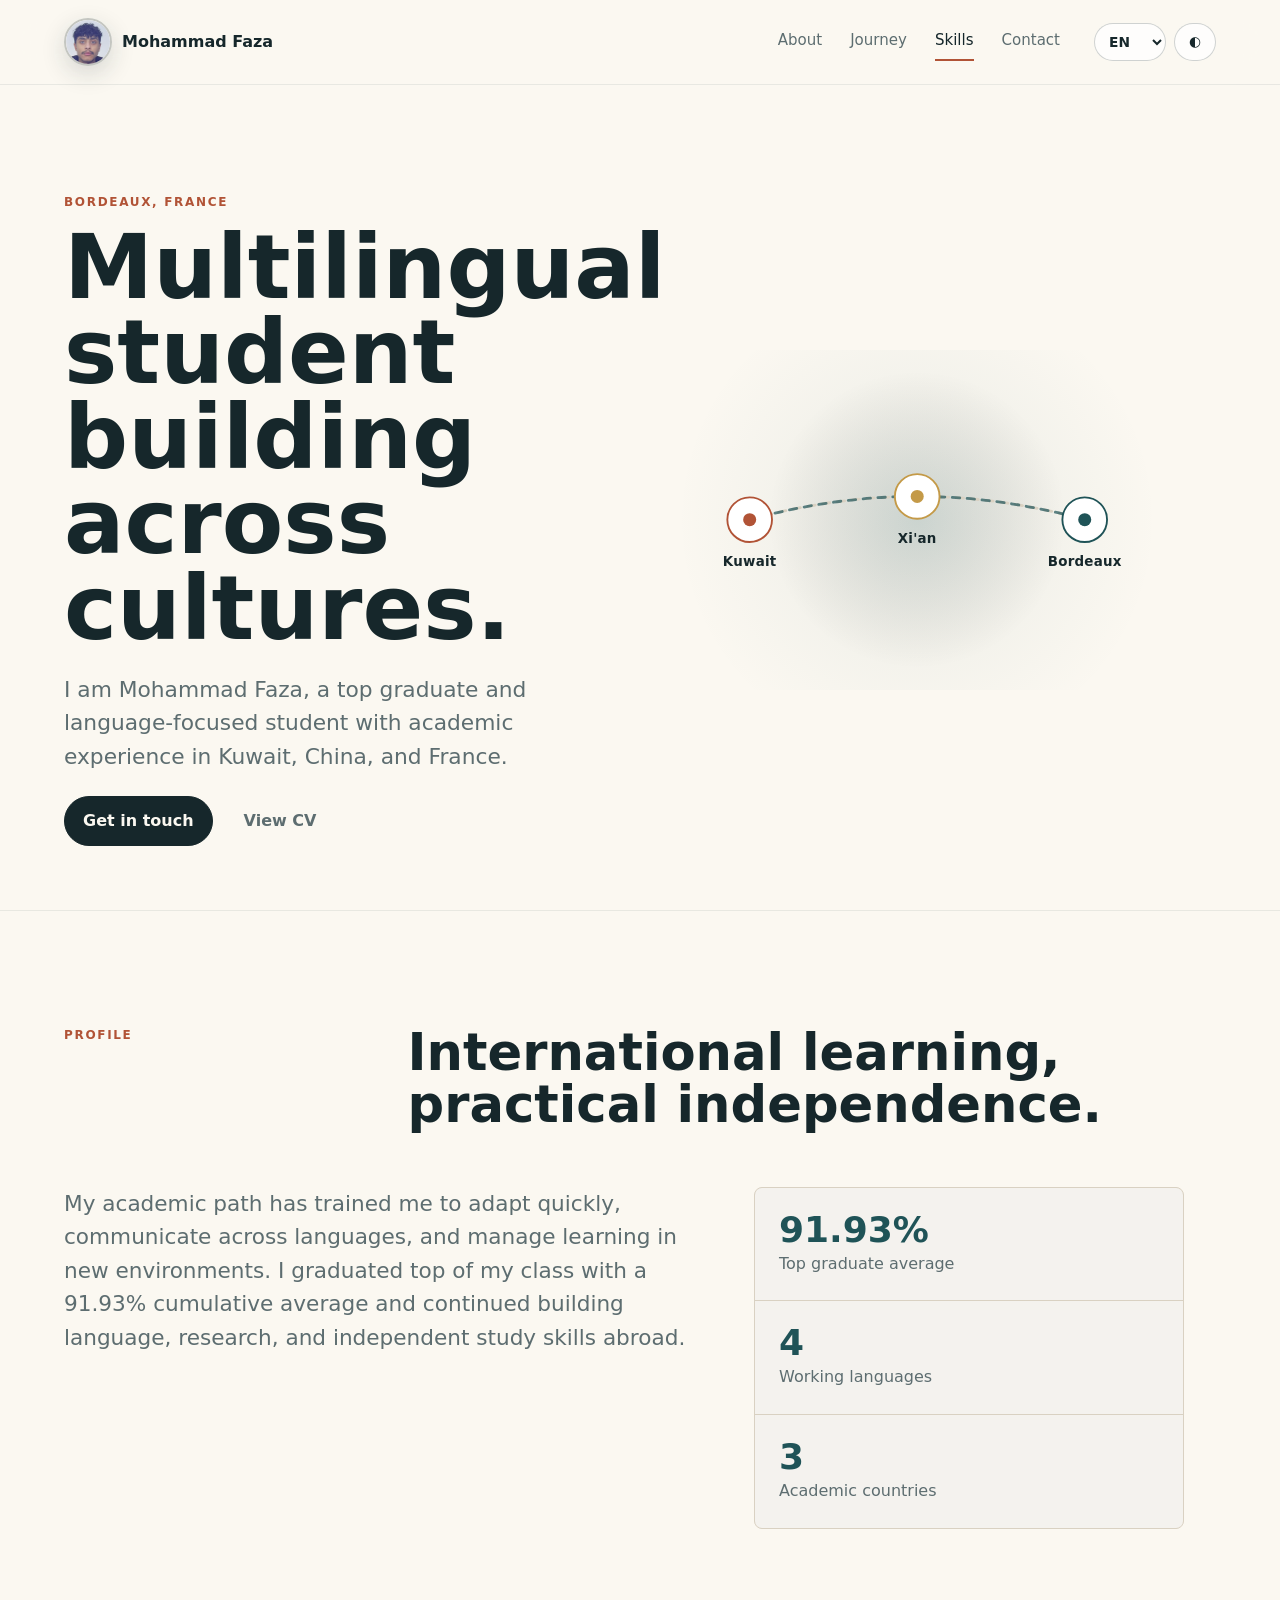
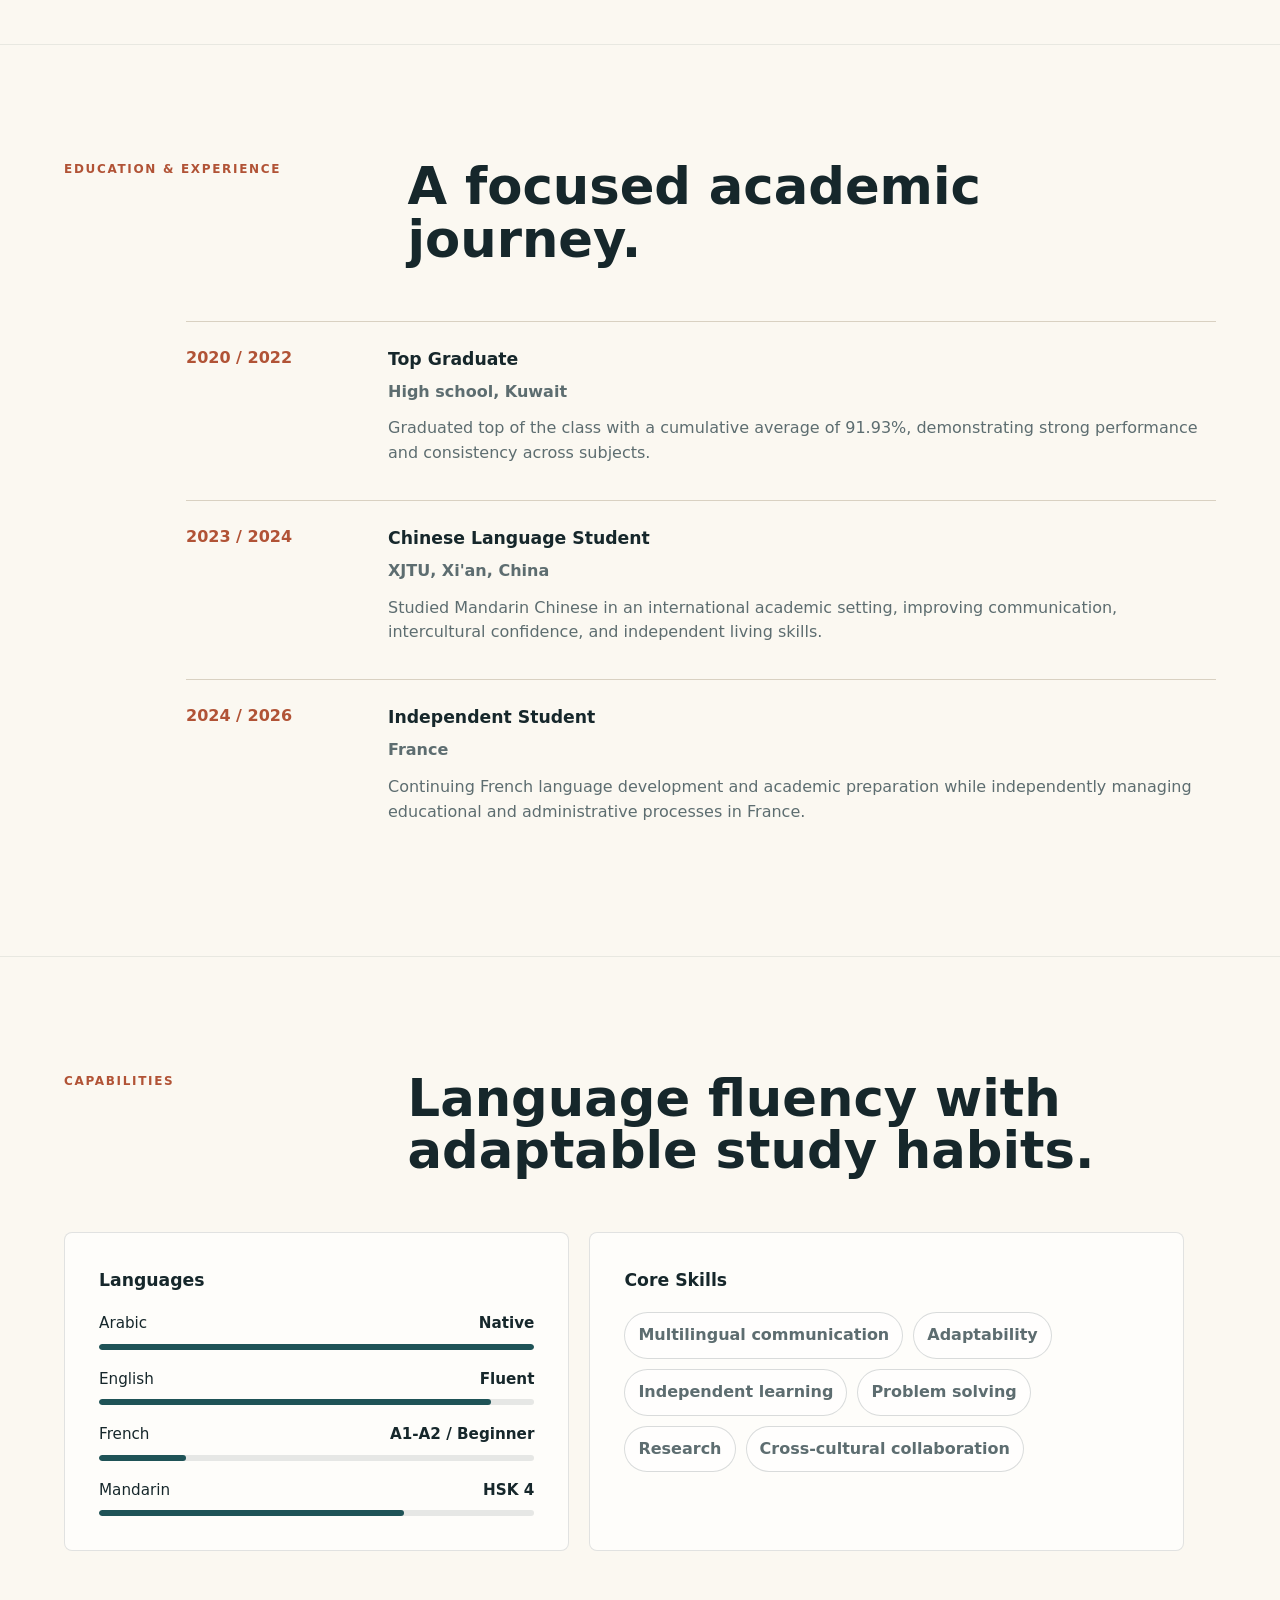
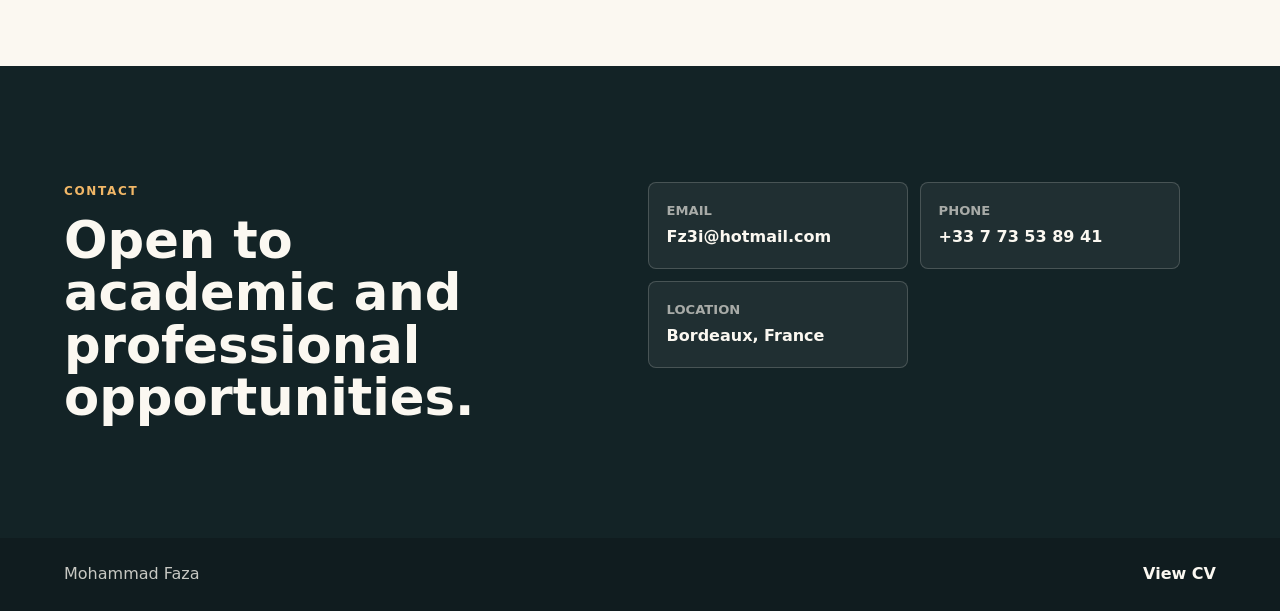
<file: index.html>
<!doctype html>
<html lang="en">
  <head>
    <meta charset="utf-8" />
    <meta name="viewport" content="width=device-width, initial-scale=1" />
    <meta
      name="description"
      content="Portfolio of Mohammad Faza, a multilingual student focused on communication, adaptability, language learning, and cross-cultural academic work."
      data-i18n-attr="content:metaDescription"
    />
    <title>Mohammad Faza | Portfolio</title>
    <link rel="stylesheet" href="styles.css" />
  </head>
  <body>
    <header class="site-header">
      <a class="brand" href="#top" aria-label="Mohammad Faza home" data-i18n-attr="aria-label:homeAria">
        <img class="brand-photo" src="assets/Headshot1.jpg" alt="Mohammad Faza portrait" data-i18n-attr="alt:portraitAlt" />
        <span>Mohammad Faza</span>
      </a>
      <div class="header-actions">
        <nav class="nav" aria-label="Primary navigation" data-i18n-attr="aria-label:navAria">
          <a href="#about" data-i18n="navAbout">About</a>
          <a href="#journey" data-i18n="navJourney">Journey</a>
          <a href="#skills" data-i18n="navSkills">Skills</a>
          <a href="#contact" data-i18n="navContact">Contact</a>
        </nav>
        <div class="controls" aria-label="Site preferences" data-i18n-attr="aria-label:preferencesAria">
          <select class="language-select" aria-label="Language" data-i18n-attr="aria-label:languageAria">
            <option value="en">EN</option>
            <option value="fr">FR</option>
            <option value="ar">AR</option>
            <option value="zh">ZH</option>
          </select>
          <button class="theme-toggle" type="button" aria-pressed="false" aria-label="Turn on dark mode" data-i18n-attr="aria-label:darkOnAria">
            <span aria-hidden="true">◐</span>
          </button>
        </div>
      </div>
    </header>

    <main id="top">
      <section class="hero" aria-labelledby="hero-title">
        <div class="hero-copy">
          <p class="eyebrow" data-i18n="location">Bordeaux, France</p>
          <h1 id="hero-title" data-i18n="heroTitle">Multilingual student building across cultures.</h1>
          <p class="lead" data-i18n="heroLead">
            I am Mohammad Faza, a top graduate and language-focused student with academic experience in Kuwait, China,
            and France.
          </p>
        
            <div class="hero-actions">
  <a class="button primary" href="#contact" data-i18n="getInTouch">Get in touch</a>
  <a class="button ghost" href="cv.html" target="_blank" data-i18n="viewCv">View CV</a>
</div>
          </div>
        <figure class="hero-media">
          <svg class="journey-map-svg" viewBox="0 0 600 240" fill="none" xmlns="http://www.w3.org/2000/svg" aria-label="Journey timeline map">
            <circle cx="300" cy="120" r="160" fill="url(#bgGlow)" opacity="0.15" />

            <path class="map-track" d="M 120 120 Q 300 70 480 120" stroke="var(--line)" stroke-width="3" stroke-linecap="round" stroke-dasharray="8 8" />
            
            <path class="map-track-filled" d="M 120 120 Q 300 70 480 120" stroke="var(--teal)" stroke-width="3" stroke-linecap="round" stroke-dasharray="8 8" />

            <g class="map-node">
              <circle cx="120" cy="120" r="24" fill="var(--panel)" stroke="var(--brick)" stroke-width="2" class="node-ring" />
              <circle cx="120" cy="120" r="7" fill="var(--brick)" />
              <text x="120" y="170" class="map-label" data-i18n="routeKuwaitLabel">Kuwait</text>
            </g>

            <g class="map-node">
              <circle cx="300" cy="95" r="24" fill="var(--panel)" stroke="var(--gold)" stroke-width="2" class="node-ring" />
              <circle cx="300" cy="95" r="7" fill="var(--gold)" />
              <text x="300" y="145" class="map-label" data-i18n="routeXianLabel">Xi'an</text>
            </g>

            <g class="map-node">
              <circle cx="480" cy="120" r="24" fill="var(--panel)" stroke="var(--teal)" stroke-width="2" class="node-ring" />
              <circle cx="480" cy="120" r="7" fill="var(--teal)" />
              <text x="480" y="170" class="map-label" data-i18n="routeBordeauxLabel">Bordeaux</text>
            </g>

            <defs>
              <radialGradient id="bgGlow" cx="50%" cy="50%" r="50%">
                <stop offset="0%" stop-color="var(--teal)" />
                <stop offset="100%" stop-color="transparent" />
              </radialGradient>
            </defs>
          </svg>
        </figure>
      </section>

      <section id="about" class="section about-section" aria-labelledby="about-title">
        <div class="section-heading">
          <p class="eyebrow" data-i18n="profileEyebrow">Profile</p>
          <h2 id="about-title" data-i18n="aboutTitle">International learning, practical independence.</h2>
        </div>
        <div class="about-grid">
          <p data-i18n="aboutBody">
            My academic path has trained me to adapt quickly, communicate across languages, and manage learning in new
            environments. I graduated top of my class with a 91.93% cumulative average and continued building language,
            research, and independent study skills abroad.
          </p>
          <div class="stat-panel" aria-label="Portfolio highlights" data-i18n-attr="aria-label:highlightsAria">
            <div>
              <strong>91.93%</strong>
              <span data-i18n="statAverage">Top graduate average</span>
            </div>
            <div>
              <strong>4</strong>
              <span data-i18n="statLanguages">Working languages</span>
            </div>
            <div>
              <strong>3</strong>
              <span data-i18n="statCountries">Academic countries</span>
            </div>
          </div>
        </div>
      </section>

      <section id="journey" class="section" aria-labelledby="journey-title">
        <div class="section-heading">
          <p class="eyebrow" data-i18n="journeyEyebrow">Education & Experience</p>
          <h2 id="journey-title" data-i18n="journeyTitle">A focused academic journey.</h2>
        </div>
        <div class="timeline">
          <article class="timeline-item">
            <time>2020 / 2022</time>
            <div>
              <h3 data-i18n="topGraduate">Top Graduate</h3>
              <p class="meta" data-i18n="kuwaitSchool">High school, Kuwait</p>
              <p data-i18n="kuwaitBody">
                Graduated top of the class with a cumulative average of 91.93%, demonstrating strong performance and
                consistency across subjects.
              </p>
            </div>
          </article>
          <article class="timeline-item">
            <time>2023 / 2024</time>
            <div>
              <h3 data-i18n="chineseStudent">Chinese Language Student</h3>
              <p class="meta" data-i18n="xjtu">XJTU, Xi'an, China</p>
              <p data-i18n="chinaBody">
                Studied Mandarin Chinese in an international academic setting, improving communication, intercultural
                confidence, and independent living skills.
              </p>
            </div>
          </article>
          <article class="timeline-item">
            <time>2024 / 2026</time>
            <div>
              <h3 data-i18n="independentStudent">Independent Student</h3>
              <p class="meta" data-i18n="france">France</p>
              <p data-i18n="franceBody">
                Continuing French language development and academic preparation while independently managing educational
                and administrative processes in France.
              </p>
            </div>
          </article>
        </div>
      </section>

     <section id="skills" class="section" aria-labelledby="skills-title">
        <div class="section-heading">
          <p class="eyebrow" data-i18n="capabilities">Capabilities</p>
          <h2 id="skills-title" data-i18n="skillsTitle">Language fluency with adaptable study habits.</h2>
        </div>
        <div class="skills-layout">
          <div class="skill-block">
            <h3 data-i18n="languages">Languages</h3>
            <div class="languages-grid">
              <div class="lang-card">
                <div class="lang-header">
                  <span data-i18n="arabic">Arabic</span>
                  <strong data-i18n="native">Native</strong>
                </div>
                <div class="progress-bar"><div class="progress-fill" style="width: 100%"></div></div>
              </div>
              <div class="lang-card">
                <div class="lang-header">
                  <span data-i18n="english">English</span>
                  <strong data-i18n="fluent">Fluent</strong>
                </div>
                <div class="progress-bar"><div class="progress-fill" style="width: 90%"></div></div>
              </div>
              <div class="lang-card">
                <div class="lang-header">
                  <span data-i18n="french">French</span>
                  <strong data-i18n="intermediate">A1-A2 / Beginner</strong>
                </div>
                <div class="progress-bar"><div class="progress-fill" style="width: 20%"></div></div>
              </div>
              <div class="lang-card">
                <div class="lang-header">
                  <span data-i18n="mandarin">Mandarin</span>
                  <strong>HSK 4</strong>
                </div>
                <div class="progress-bar"><div class="progress-fill" style="width: 70%"></div></div>
              </div>
            </div>
          </div>

          <div class="skill-block">
            <h3 data-i18n="coreSkills">Core Skills</h3>
            <div class="pill-grid" aria-label="Skills" data-i18n-attr="aria-label:skillsAria">
              <span class="skill-chip" data-i18n="skillCommunication">Multilingual communication</span>
              <span class="skill-chip" data-i18n="skillAdaptability">Adaptability</span>
              <span class="skill-chip" data-i18n="skillIndependent">Independent learning</span>
              <span class="skill-chip" data-i18n="skillProblem">Problem solving</span>
              <span class="skill-chip" data-i18n="skillResearch">Research</span>
              <span class="skill-chip" data-i18n="skillCulture">Cross-cultural collaboration</span>
            </div>
          </div>
        </div>
      </section>

      <section id="contact" class="contact-section" aria-labelledby="contact-title">
        <div>
          <p class="eyebrow" data-i18n="contactEyebrow">Contact</p>
          <h2 id="contact-title" data-i18n="contactTitle">Open to academic and professional opportunities.</h2>
        </div>
        <div class="contact-actions">
          <a class="contact-link" href="mailto:Fz3i@hotmail.com">
            <span data-i18n="email">Email</span>
            <strong>Fz3i@hotmail.com</strong>
          </a>
          <a class="contact-link" href="tel:+33773538941">
            <span data-i18n="phone">Phone</span>
            <strong dir="ltr">+33 7 73 53 89 41</strong>
          </a>
          <div class="contact-link">
            <span data-i18n="locationLabel">Location</span>
            <strong data-i18n="location">Bordeaux, France</strong>
          </div>
        </div>
      </section>
    </main>

    <footer class="site-footer">
      <span>Mohammad Faza</span>
      <a href="assets/Mohammad-Faza-CV.pdf" target="_blank" rel="noreferrer" data-i18n="viewCv">View CV</a>
    </footer>

    <script src="script.js"></script>
  </body>
</html>
</file>
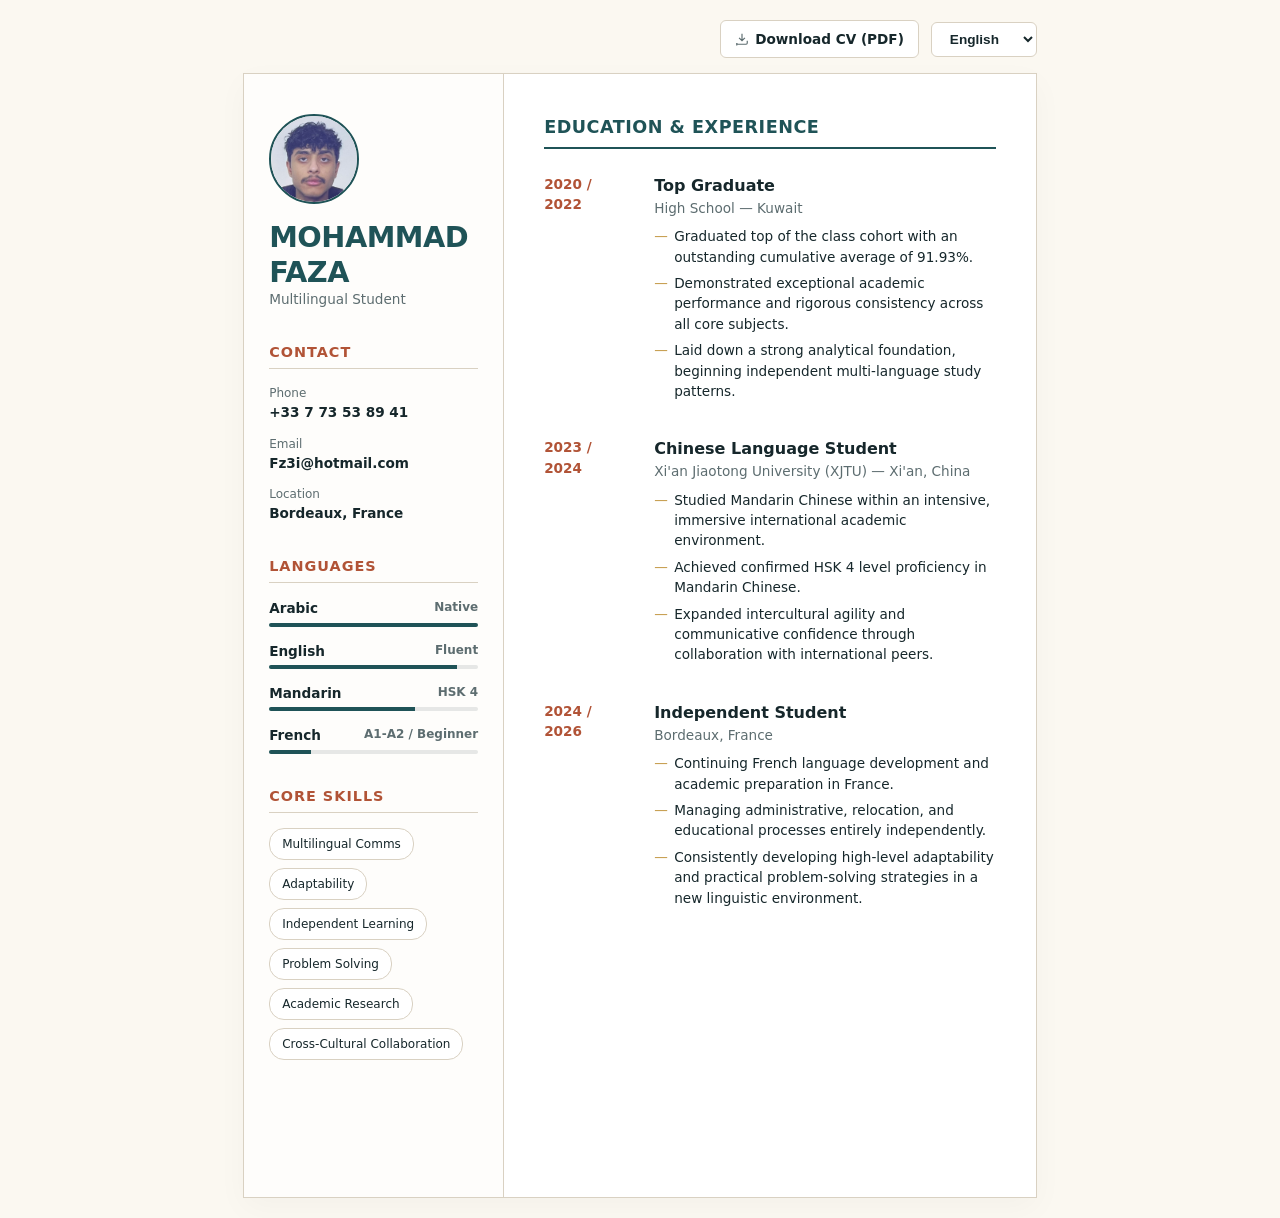
<file: cv.html>
<!DOCTYPE html>
<html lang="en">
<head>
  <meta charset="UTF-8">
  <meta name="viewport" content="width=device-width, initial-scale=1.0">
  <title>Mohammad Faza - CV</title>
  <style>
    /* CSS Palette Setup */
    :root {
      --ink: #16272b;
      --muted: #5d6d70;
      --paper: #fbf8f1;
      --panel: #ffffff;
      --line: #d9d1c2;
      --teal: #1f5357;
      --brick: #b15336;
      --gold: #c49a48;
    }

    @media (prefers-color-scheme: dark) {
      :root {
        --ink: #f5f0e7;
        --muted: #b4c3c5;
        --paper: #101719;
        --panel: #182529;
        --line: #314347;
        --teal: #8ed0cf;
        --brick: #f0a277;
        --gold: #f1c875;
      }
    }

    * {
      box-sizing: border-box;
      margin: 0;
      padding: 0;
    }

    body {
      font-family: 'Inter', system-ui, -apple-system, sans-serif;
      background: var(--paper);
      color: var(--ink);
      line-height: 1.5;
      padding: 20px;
      display: flex;
      flex-direction: column;
      align-items: center;
      transition: background 0.3s ease, color 0.3s ease;
    }

    .cv-header-controls {
      width: 100%;
      max-width: 210mm;
      display: flex;
      justify-content: flex-end;
      align-items: center; 
      gap: 12px;           
      margin-bottom: 15px;
    }

    .cv-lang-selector {
      background: var(--panel);
      color: var(--ink);
      border: 1px solid var(--line);
      padding: 8px 14px;
      border-radius: 6px;
      font-size: 0.85rem;
      font-weight: 600;
      cursor: pointer;
      outline: none;
      transition: border-color 0.2s;
    }
    .cv-lang-selector:hover {
      border-color: var(--teal);
    }

    /* Base Containers */
    .cv-container {
      width: 100%;
      max-width: 210mm;
      min-height: 297mm;
      background: var(--panel);
      border: 1px solid var(--line);
      box-shadow: 0 10px 30px rgba(0,0,0,0.03);
    }

    /* ==========================================================================
       STANDARD LTR LAYOUT (English, French, Chinese)
       ========================================================================== */
    .ltr-layout {
      display: grid;
      grid-template-columns: 260px 1fr;
      min-height: 297mm;
    }

    .sidebar {
      background: color-mix(in srgb, var(--paper) 30%, var(--panel));
      border-right: 1px solid var(--line);
      padding: 40px 25px;
      display: flex;
      flex-direction: column;
      gap: 32px;
    }

    .profile-block {
      display: flex;
      flex-direction: column;
      gap: 16px;
    }

    .profile-photo {
      width: 90px;
      height: 90px;
      border-radius: 50%;
      object-fit: cover;
      border: 2px solid var(--teal);
      background: var(--paper);
    }

    .profile-block h1 {
      font-size: 1.8rem;
      font-weight: 800;
      color: var(--teal);
      line-height: 1.2;
      text-transform: uppercase;
      letter-spacing: -0.5px;
    }

    /* Style the download button to exactly match your .cv-lang-selector */
    .download-btn {
      display: inline-flex;
      align-items: center;
      gap: 6px;
      background: var(--panel);
      color: var(--ink);
      border: 1px solid var(--line);
      text-decoration: none;
      padding: 8px 14px;
      border-radius: 6px;
      font-family: inherit;
      font-size: 0.85rem;
      font-weight: 600;
      cursor: pointer;
      transition: border-color 200ms, background-color 200ms;
    }

    .download-btn:hover {
      background-color: var(--paper);
      border-color: var(--teal);
    }

    .download-icon {
      width: 14px;
      height: 14px;
      color: var(--muted);
    }

    .profile-block p {
      font-size: 0.85rem;
      color: var(--muted);
      font-weight: 500;
    }

    .sidebar-section h2 {
      font-size: 0.9rem;
      text-transform: uppercase;
      letter-spacing: 1px;
      color: var(--brick);
      margin-bottom: 15px;
      border-bottom: 1px solid var(--line);
      padding-bottom: 5px;
    }

    .info-list {
      display: flex;
      flex-direction: column;
      gap: 12px;
      font-size: 0.85rem;
    }

    .info-item span {
      display: block;
      color: var(--muted);
      font-size: 0.75rem;
    }

    .info-item strong {
      color: var(--ink);
      font-weight: 600;
    }

    .lang-stack {
      display: flex;
      flex-direction: column;
      gap: 14px;
    }

    .lang-item {
      display: flex;
      flex-direction: column;
      gap: 4px;
    }

    .lang-meta {
      display: flex;
      justify-content: space-between;
      font-size: 0.85rem;
      font-weight: 600;
    }

    .lang-meta em {
      font-style: normal;
      color: var(--muted);
      font-size: 0.75rem;
    }

    .progress-bar {
      background: color-mix(in srgb, var(--ink) 10%, transparent);
      height: 4px;
      border-radius: 2px;
      overflow: hidden;
    }

    .progress-fill {
      background: var(--teal);
      height: 100%;
    }

    .skills-pills {
      display: flex;
      flex-wrap: wrap;
      gap: 8px;
    }

    .skill-pill {
      background: var(--panel);
      border: 1px solid var(--line);
      padding: 6px 12px;
      border-radius: 15px;
      font-size: 0.75rem;
      font-weight: 500;
    }

    .main-content {
      padding: 40px;
      display: flex;
      flex-direction: column;
      gap: 35px;
    }

    .main-section h3 {
      font-size: 1.1rem;
      text-transform: uppercase;
      letter-spacing: 0.5px;
      color: var(--teal);
      border-bottom: 2px solid var(--teal);
      padding-bottom: 6px;
      margin-bottom: 25px;
    }

    .timeline {
      display: flex;
      flex-direction: column;
      gap: 30px;
    }

    .timeline-item {
      display: grid;
      grid-template-columns: 90px 1fr;
      gap: 20px;
    }

    .time-badge {
      font-size: 0.85rem;
      font-weight: 700;
      color: var(--brick);
    }

    .timeline-body h4 {
      font-size: 1rem;
      font-weight: 700;
    }

    .timeline-body em {
      font-style: normal;
      font-size: 0.85rem;
      color: var(--muted);
      display: block;
      margin-bottom: 8px;
    }

    .timeline-body ul {
      list-style-type: none;
    }

    .timeline-body li {
      font-size: 0.85rem;
      position: relative;
      padding-left: 20px;
      margin-bottom: 6px;
    }

    .timeline-body li::before {
      content: "—";
      position: absolute;
      left: 0;
      color: var(--gold);
    }

    /* ==========================================================================
       SPECIALIZED ARABIC RTL LAYOUT (Clean Balanced Single Column Flow)
       ========================================================================== */
    .rtl-layout {
      display: none; /* Hidden by default */
      direction: rtl;
      padding: 50px;
      flex-direction: column;
      gap: 40px;
    }

    .rtl-header {
      display: flex;
      justify-content: space-between;
      align-items: center;
      border-bottom: 2px solid var(--line);
      padding-bottom: 25px;
    }

    .rtl-title h1 {
      font-size: 2.2rem;
      color: var(--teal);
      font-weight: 800;
      margin-bottom: 6px;
    }

    .rtl-title p {
      font-size: 1rem;
      color: var(--muted);
      font-weight: 600;
    }

    .rtl-contact-grid {
      display: grid;
      grid-template-columns: repeat(3, 1fr);
      gap: 20px;
      background: color-mix(in srgb, var(--paper) 30%, var(--panel));
      padding: 15px 20px;
      border-radius: 8px;
      border: 1px solid var(--line);
      font-size: 0.85rem;
    }

    .rtl-contact-item span {
      display: block;
      color: var(--muted);
      font-size: 0.75rem;
      margin-bottom: 2px;
    }

    .rtl-body-grid {
      display: grid;
      grid-template-columns: 1fr 280px;
      gap: 45px;
    }

    .rtl-section-title {
      font-size: 1.2rem;
      color: var(--teal);
      border-bottom: 2px solid var(--teal);
      padding-bottom: 6px;
      margin-bottom: 25px;
      font-weight: 700;
    }

    .rtl-timeline {
      display: flex;
      flex-direction: column;
      gap: 30px;
    }

    .rtl-timeline-item {
      display: grid;
      grid-template-columns: 100px 1fr;
      gap: 15px;
    }

    .rtl-time-badge {
      font-size: 0.9rem;
      font-weight: 700;
      color: var(--brick);
    }

    .rtl-timeline-body h4 {
      font-size: 1.05rem;
      font-weight: 700;
      margin-bottom: 2px;
    }

    .rtl-timeline-body em {
      font-style: normal;
      font-size: 0.85rem;
      color: var(--muted);
      display: block;
      margin-bottom: 10px;
    }

    .rtl-timeline-body ul {
      list-style-type: none;
    }

    .rtl-timeline-body li {
      font-size: 0.9rem;
      position: relative;
      padding-right: 20px;
      margin-bottom: 8px;
    }

    .rtl-timeline-body li::before {
      content: "—";
      position: absolute;
      right: 0;
      color: var(--gold);
    }

    .rtl-sidebar-stack {
      display: flex;
      flex-direction: column;
      gap: 35px;
    }

    /* Mobile Adapters */
    @media (max-width: 780px) {
      .ltr-layout {
        grid-template-columns: 1fr;
      }
      .sidebar {
        border-right: none;
        border-bottom: 1px solid var(--line);
      }
      .rtl-layout {
        padding: 25px 20px;
      }
      .rtl-header {
        flex-direction: column;
        align-items: flex-start;
        gap: 20px;
      }
      .rtl-contact-grid {
        grid-template-columns: 1fr;
        width: 100%;
      }
      .rtl-body-grid {
        grid-template-columns: 1fr;
        gap: 35px;
      }
      .rtl-timeline-item {
        grid-template-columns: 1fr;
        gap: 5px;
      }
    }

   /* ==========================================================================
       Print / PDF Export Stabilization Rules (Fixed Canvas Overrides)
       ========================================================================== */
    @media print {
      :root {
        color-scheme: dark !important;
        --ink: #f5f0e7 !important;
        --muted: #b4c3c5 !important;
        --paper: #101719 !important;
        --panel: #182529 !important;
        --line: #314347 !important;
        --teal: #8ed0cf !important;
        --brick: #f0a277 !important;
        --gold: #f1c875 !important;
      }

      @page {
        size: A4 portrait;
        margin: 0 !important;
      }

      /* Clean reset strictly applied only during print engine compilation */
      html, body {
        background-color: #101719 !important;
        color: #f5f0e7 !important;
        -webkit-print-color-adjust: exact !important; 
        print-color-adjust: exact !important;
        width: 210mm !important;
        height: 297mm !important;
        margin: 0 !important;
        padding: 0 !important;
        overflow: hidden !important; 
        display: block !important;
      }

      .cv-header-controls { 
        display: none !important; 
      }

      /* Force outer wrapper to cleanly anchor to top left of the print canvas */
      .cv-container { 
        border: none !important; 
        box-shadow: none !important; 
        width: 210mm !important;
        height: 297mm !important;
        max-width: 210mm !important;
        min-height: 297mm !important;
        background-color: #182529 !important;
        margin: 0 !important;
        padding: 0 !important;
        page-break-inside: avoid !important;
      }

      /* --- LTR Print Enforcement --- */
      html[dir="ltr"] #cv-ltr-view {
        display: grid !important;
        grid-template-columns: 260px 1fr !important;
        width: 210mm !important;
        height: 297mm !important;
      }
      
      html[dir="rtl"] #cv-rtl-view {
        display: none !important;
      }

      html[dir="ltr"] .sidebar {
        display: flex !important;
        flex-direction: column !important;
        background-color: #121b1d !important; 
        border-right: 1px solid #314347 !important;
        border-bottom: none !important;
        padding: 40px 25px !important;
      }

      /* --- RTL Print Enforcement (Mirrored Grid Fix for Cut-off) --- */
      html[dir="rtl"] #cv-rtl-view {
        display: grid !important; /* Switch to grid to manage structural height bounds */
        grid-template-columns: 1fr 260px !important; /* Mirrored desktop distribution */
        grid-template-rows: auto 1fr !important;
        width: 210mm !important;
        height: 297mm !important;
        padding: 0 !important; /* Let the nested blocks handle spacing natively */
        gap: 0 !important;
      }
      
      html[dir="rtl"] #cv-ltr-view {
        display: none !important;
      }

      /* Span header clean across the grid top */
      html[dir="rtl"] .rtl-header {
        grid-column: 1 / span 2 !important;
        display: flex !important;
        flex-direction: row !important;
        justify-content: space-between !important;
        align-items: center !important;
        padding: 40px 40px 20px 40px !important;
        border-bottom: 1px solid #314347 !important;
        gap: 0 !important;
      }

      /* Span contact information row across the grid layout center */
      html[dir="rtl"] .rtl-contact-grid {
        grid-column: 1 / span 2 !important;
        display: grid !important;
        grid-template-columns: repeat(3, 1fr) !important;
        width: calc(100% - 80px) !important;
        margin: 20px 40px 0 40px !important;
        background-color: #121b1d !important;
        border: 1px solid #314347 !important;
        gap: 20px !important;
        padding: 12px 20px !important;
      }

      /* Remap body grid split to cleanly divide into standard vertical lanes */
      html[dir="rtl"] .rtl-body-grid {
        grid-column: 1 / span 2 !important;
        display: grid !important;
        grid-template-columns: 1fr 260px !important;
        gap: 0 !important;
        height: 100% !important;
      }

      html[dir="rtl"] .rtl-body-grid > main {
        padding: 25px 40px 40px 30px !important;
      }

      html[dir="rtl"] .rtl-sidebar-stack {
        background-color: #121b1d !important; 
        border-left: 1px solid #314347 !important;
        border-right: none !important;
        padding: 25px 25px 40px 25px !important;
        display: flex !important;
        flex-direction: column !important;
        gap: 32px !important;
      }

      html[dir="rtl"] .rtl-timeline-item {
        display: grid !important;
        grid-template-columns: 100px 1fr !important;
        gap: 15px !important;
      }

      /* Component rendering structural details */
      .main-content {
        background-color: #182529 !important;
        -webkit-print-color-adjust: exact !important;
        print-color-adjust: exact !important;
      }

      .progress-bar {
        background-color: rgba(245, 240, 231, 0.1) !important;
        -webkit-print-color-adjust: exact !important;
        print-color-adjust: exact !important;
      }

      .progress-fill {
        background-color: #8ed0cf !important;
        -webkit-print-color-adjust: exact !important;
        print-color-adjust: exact !important;
      }

      .skill-pill {
        background-color: #182529 !important;
        border: 1px solid #314347 !important;
        -webkit-print-color-adjust: exact !important;
        print-color-adjust: exact !important;
      }
    }
  </style>
</head>
<body>

  <header class="cv-header-controls">
    <a href="#" onclick="window.print(); return false;" class="download-btn">
      <svg class="download-icon" viewBox="0 0 24 24" fill="none" stroke="currentColor" stroke-width="2">
        <path d="M21 15v4a2 2 0 0 1-2 2H5a2 2 0 0 1-2-2v4M7 10l5 5 5-5M12 15V3"/>
      </svg>
      <span data-key="downloadText">Download CV (PDF)</span>
    </a>
    
    <select class="cv-lang-selector" aria-label="Language Control Panel">
      <option value="en" selected>English</option>
      <option value="fr">Français</option>
      <option value="zh">中文</option>
      <option value="ar">العربية</option>
    </select>
  </header>

  <div class="cv-container">
    
    <div class="ltr-layout" id="cv-ltr-view">
      
      <aside class="sidebar">
        <div class="profile-block">
          <img class="profile-photo" src="assets/Headshot1.jpg" alt="Mohammad Faza Portrait">
          <div>
            <h1 data-key="name">Mohammad<br>Faza</h1>
            <p data-key="subTitle">Multilingual Student</p>
          </div>
        </div>

        <div class="sidebar-section">
          <h2 data-key="titleContact">Contact</h2>
          <div class="info-list">
            <div class="info-item">
              <span data-key="labelPhone">Phone</span>
              <strong>+33 7 73 53 89 41</strong>
            </div>
            <div class="info-item">
              <span data-key="labelEmail">Email</span>
              <strong>Fz3i@hotmail.com</strong>
            </div>
            <div class="info-item">
              <span data-key="labelLocation">Location</span>
              <strong data-key="valLocation">Bordeaux, France</strong>
            </div>
          </div>
        </div>

        <div class="sidebar-section">
          <h2 data-key="titleLanguages">Languages</h2>
          <div class="lang-stack">
            <div class="lang-item">
              <div class="lang-meta"><span data-key="langArabic">Arabic</span> <em data-key="levelNative">Native</em></div>
              <div class="progress-bar"><div class="progress-fill" style="width: 100%"></div></div>
            </div>
            <div class="lang-item">
              <div class="lang-meta"><span data-key="langEnglish">English</span> <em data-key="levelFluent">Fluent</em></div>
              <div class="progress-bar"><div class="progress-fill" style="width: 90%"></div></div>
            </div>
            <div class="lang-item">
              <div class="lang-meta"><span data-key="langMandarin">Mandarin</span> <em>HSK 4</em></div>
              <div class="progress-bar"><div class="progress-fill" style="width: 70%"></div></div>
            </div>
            <div class="lang-item">
              <div class="lang-meta"><span data-key="langFrench">French</span> <em data-key="levelIntermediate">A1-A2 / Beginner</em></div>
              <div class="progress-bar"><div class="progress-fill" style="width: 20%"></div></div>
            </div>
          </div>
        </div>

        <div class="sidebar-section">
          <h2 data-key="titleSkills">Core Skills</h2>
          <div class="skills-pills">
            <span class="skill-pill" data-key="skillComms">Multilingual Comms</span>
            <span class="skill-pill" data-key="skillAdapt">Adaptability</span>
            <span class="skill-pill" data-key="skillLearn">Independent Learning</span>
            <span class="skill-pill" data-key="skillProblem">Problem Solving</span>
            <span class="skill-pill" data-key="skillResearch">Academic Research</span>
            <span class="skill-pill" data-key="skillCulture">Cross-Cultural Collaboration</span>
          </div>
        </div>
      </aside>

      <main class="main-content">
        <section class="main-section">
          <h3 data-key="mainHeading">Education & Experience</h3>
          <div class="timeline">

            <div class="timeline-item">
              <div class="time-badge">2020 / 2022</div>
              <div class="timeline-body">
                <h4 data-key="kwTitle">Top Graduate</h4>
                <em data-key="kwLoc">High School — Kuwait</em>
                <ul>
                  <li data-key="kwBullet1">Graduated top of the class cohort with an outstanding cumulative average of 91.93%.</li>
                  <li data-key="kwBullet2">Demonstrated exceptional academic performance and rigorous consistency across all core subjects.</li>
                  <li data-key="kwBullet3">Laid down a strong analytical foundation, beginning independent multi-language study patterns.</li>
                </ul>
              </div>
            </div>
            
            <div class="timeline-item">
              <div class="time-badge">2023 / 2024</div>
              <div class="timeline-body">
                <h4 data-key="zhTitle">Chinese Language Student</h4>
                <em data-key="zhLoc">Xi'an Jiaotong University (XJTU) — Xi'an, China</em>
                <ul>
                  <li data-key="zhBullet1">Studied Mandarin Chinese within an intensive, immersive international academic environment.</li>
                  <li data-key="zhBullet2">Achieved confirmed HSK 4 level proficiency in Mandarin Chinese.</li>
                  <li data-key="zhBullet3">Expanded intercultural agility and communicative confidence through collaboration with international peers.</li>
                </ul>
              </div>
            </div>

            <div class="timeline-item">
              <div class="time-badge">2024 / 2026</div>
              <div class="timeline-body">
                <h4 data-key="frTitle">Independent Student</h4>
                <em data-key="frLoc">Bordeaux, France</em>
                <ul>
                  <li data-key="frBullet1">Continuing French language development and academic preparation in France.</li>
                  <li data-key="frBullet2">Managing administrative, relocation, and educational processes entirely independently.</li>
                  <li data-key="frBullet3">Consistently developing high-level adaptability and practical problem-solving strategies in a new linguistic environment.</li>
                </ul>
              </div>
            </div>

          </div>
        </section>
      </main>

    </div>

    <div class="rtl-layout" id="cv-rtl-view">
      
      <div class="rtl-header">
        <div class="rtl-title">
          <h1>محمد فزع</h1>
          <p>طالب متعدد اللغات</p>
        </div>
        <img class="profile-photo" src="assets/Headshot1.jpg" alt="محمد فزع">
      </div>

      <div class="rtl-contact-grid">
        <div class="rtl-contact-item"><span>الهاتف</span><strong>+33 7 73 53 89 41</strong></div>
        <div class="rtl-contact-item"><span>البريد الإلكتروني</span><strong>Fz3i@hotmail.com</strong></div>
        <div class="rtl-contact-item"><span>الموقع</span><strong>بوردو، فرنسا</strong></div>
      </div>

      <div class="rtl-body-grid">
        
        <main>
          <h3 class="rtl-section-title">التعليم والخبرة</h3>
          <div class="rtl-timeline">

            <div class="rtl-timeline-item">
              <div class="rtl-time-badge">2020 / 2022</div>
              <div class="rtl-timeline-body">
                <h4>خريج متفوق</h4>
                <em>المرحلة الثانوية — الكويت</em>
                <ul>
                  <li>التخرج في المرتبة الأولى على مستوى الدفعة بمعدل تراكمي متميز بلغت نسبته 91.93%.</li>
                  <li>إثبات أداء أكاديمي استثنائي وانضباط صارم في جميع المواد الأساسية.</li>
                  <li>تأسيس قاعدة تحليلية قوية وبداية أنماط التعلم الذاتي اللغوي المستقل.</li>
                </ul>
              </div>
            </div>
            
            <div class="rtl-timeline-item">
              <div class="rtl-time-badge">2023 / 2024</div>
              <div class="rtl-timeline-body">
                <h4>طالب لغة صينية</h4>
                <em>جامعة شيان جيوتونغ (XJTU) — شيان، الصين</em>
                <ul>
                  <li>دراسة اللغة الصينية الماندارين في بيئة أكاديمية دولية مكثفة.</li>
                  <li>اجتياز الكفاءة اللغوية المؤكدة لمستوى HSK 4 في الصينية.</li>
                  <li>تعزيز المرونة الثقافية المتبادلة وثقة التواصل من خلال التفاعل مع الزملاء الدوليين.</li>
                </ul>
              </div>
            </div>

            <div class="rtl-timeline-item">
              <div class="rtl-time-badge">2024 / 2026</div>
              <div class="rtl-timeline-body">
                <h4>طالب مستقل</h4>
                <em>بوردو، فرنسا</em>
                <ul>
                  <li>مواصلة تطوير اللغة الفرنسية والتحضير الأكاديمي في فرنسا.</li>
                  <li>إدارة المعاملات الإدارية، الانتقال، والإجراءات التعليمية بشكل مستقل تمامًا.</li>
                  <li>تطوير مستمر للقدرة العالية على التكيف واستراتيجيات حل المشكلات العملية في بيئة لغوية جديدة.</li>
                </ul>
              </div>
            </div>

          </div>
        </main>

        <aside class="rtl-sidebar-stack">
          <div>
            <h3 class="rtl-section-title">اللغات</h3>
            <div class="lang-stack">
              <div class="lang-item"><div class="lang-meta"><span>العربية</span> <em>اللغة الأم</em></div><div class="progress-bar"><div class="progress-fill" style="width: 100%"></div></div></div>
              <div class="lang-item"><div class="lang-meta"><span>الإنجليزية</span> <em>طليق</em></div><div class="progress-bar"><div class="progress-fill" style="width: 90%"></div></div></div>
              <div class="lang-item"><div class="lang-meta"><span>الصينية</span> <em>HSK 4</em></div><div class="progress-bar"><div class="progress-fill" style="width: 70%"></div></div></div>
              <div class="lang-item"><div class="lang-meta"><span>الفرنسية</span> <em>مبتدئ / A1-A2</em></div><div class="progress-bar"><div class="progress-fill" style="width: 20%"></div></div></div>
            </div>
          </div>

          <div>
            <h3 class="rtl-section-title">المهارات الأساسية</h3>
            <div class="skills-pills">
              <span class="skill-pill">التواصل متعدد اللغات</span>
              <span class="skill-pill">القدرة على التكيف</span>
              <span class="skill-pill">التعلم المستقل</span>
              <span class="skill-pill">حل المشكلات</span>
              <span class="skill-pill">البحث الأكاديمي</span>
              <span class="skill-pill">التعاون بين الثقافات</span>
            </div>
          </div>
        </aside>

      </div>

    </div>

  </div>

  <script>
    const cvTranslations = {
      en: {
        downloadText: "Download CV (PDF)",
        name: "Mohammad<br>Faza", subTitle: "Multilingual Student", titleContact: "Contact",
        labelPhone: "Phone", labelEmail: "Email", labelLocation: "Location", valLocation: "Bordeaux, France",
        titleLanguages: "Languages", langArabic: "Arabic", langEnglish: "English", langMandarin: "Mandarin", langFrench: "French",
        levelNative: "Native", levelFluent: "Fluent", levelIntermediate: "A1-A2 / Beginner",
        titleSkills: "Core Skills", skillComms: "Multilingual Comms", skillAdapt: "Adaptability", skillLearn: "Independent Learning", skillProblem: "Problem Solving", skillResearch: "Academic Research", skillCulture: "Cross-Cultural Collaboration",
        mainHeading: "Education & Experience",
        frTitle: "Independent Student", frLoc: "Bordeaux, France", frBullet1: "Continuing French language development and academic preparation in France.", frBullet2: "Managing administrative, relocation, and educational processes entirely independently.", frBullet3: "Consistently developing high-level adaptability and practical problem-solving strategies in a new linguistic environment.",
        zhTitle: "Chinese Language Student", zhLoc: "Xi'an Jiaotong University (XJTU) — Xi'an, China", zhBullet1: "Studied Mandarin Chinese within an intensive, immersive international academic environment.", zhBullet2: "Achieved confirmed HSK 4 level proficiency in Mandarin Chinese.", zhBullet3: "Expanded intercultural agility and communicative confidence through collaboration with international peers.",
        kwTitle: "Top Graduate", kwLoc: "High School — Kuwait", kwBullet1: "Graduated top of the class cohort with an outstanding cumulative average of 91.93%.", kwBullet2: "Demonstrated exceptional academic performance and rigorous consistency across all core subjects.", kwBullet3: "Laid down a strong analytical foundation, beginning independent multi-language study patterns."
      },
      fr: {
        downloadText: "Télécharger le CV (PDF)",
        name: "Mohammad<br>Faza", subTitle: "Étudiant Multilingue", titleContact: "Contact",
        labelPhone: "Téléphone", labelEmail: "E-mail", labelLocation: "Localisation", valLocation: "Bordeaux, France",
        titleLanguages: "Langues", langArabic: "Arabe", langEnglish: "Anglais", langMandarin: "Mandarin", langFrench: "Français",
        levelNative: "Langue maternelle", levelFluent: "Courant", levelIntermediate: "A1-A2 / Débutant",
        titleSkills: "Compétences clés", skillComms: "Comms Multilingues", skillAdapt: "Adaptabilité", skillLearn: "Apprentissage Autonome", skillProblem: "Résolution de Problèmes", skillResearch: "Recherche Académique", skillCulture: "Collaboration Interculturelle",
        mainHeading: "Éducation & Expérience",
        frTitle: "Étudiant Indépendant", frLoc: "Bordeaux, France", frBullet1: "Poursuite du développement de la langue française et préparation académique en France.", frBullet2: "Gestion autonome des démarches administratives, de relocalisation et d'éducation.", frBullet3: "Développement continu d'une grande adaptabilité et de stratégies de résolution de problèmes concrets.",
        zhTitle: "Étudiant en Langue Chinoise", zhLoc: "Université Xi'an Jiaotong (XJTU) — Xi'an, Chine", zhBullet1: "Étude du chinois mandarin dans un environnement académique international intensif.", zhBullet2: "Obtention du niveau certifié HSK 4 en chinois mandarin.", zhBullet3: "Développement de l'agilité interculturelle et de la confiance en communication avec des pairs internationaux.",
        kwTitle: "Major de Promotion", kwLoc: "Lycée — Koweït", kwBullet1: "Diplômé major de sa promotion avec une excellente moyenne cumulative de 91,93%.", kwBullet2: "Excellence académique démontrée et rigueur constante dans toutes les matières principales.", kwBullet3: "Solide base analytique établie, initiant des habitudes d'apprentissage linguistique autonome."
      },
      zh: {
        downloadText: "下载简历 (PDF)",
        name: "Mohammad<br>Faza", subTitle: "多语言学生", titleContact: "联系方式",
        labelPhone: "电话", labelEmail: "电子邮箱", labelLocation: "地点", valLocation: "法国波尔多",
        titleLanguages: "语言能力", langArabic: "阿拉伯语", langEnglish: "英语", langMandarin: "普通话", langFrench: "法语",
        levelNative: "母语", levelFluent: "流利", levelIntermediate: "A1-A2 / 初学者",
        titleSkills: "核心能力", skillComms: "多语言沟通", skillAdapt: "适应能力", skillLearn: "自主学习", skillProblem: "解决问题", skillResearch: "学术研究", skillCulture: "跨文化合作",
        mainHeading: "教育与经历",
        frTitle: "独立学生", frLoc: "法国波尔多", frBullet1: "在法国继续进行法语语言提升与学术准备。", frBullet2: "完全独立地处理行政、搬迁以及教育流程。", frBullet3: "在全新的语言环境中不断培养高水平 of 适应能力与实际问题解决策略。",
        zhTitle: "语言留学生", zhLoc: "西安交通大学 (XJTU) — 中国西安", zhBullet1: "在密集的国际化封闭式学术环境中学习普通话。", zhBullet2: "成功考取汉办普通话 HSK 4 级证书。", zhBullet3: "通过与国际同学通力协作，极大地拓展了跨文化敏纬度与沟通自信心。",
        kwTitle: "优秀毕业生", kwLoc: "高中 — 科威特", kwBullet1: "以 91.93% 的优异累计总分荣登班级毕业生榜首。", kwBullet2: "在所有核心学术科目中均表现出优异的学业成绩与严谨的一致性。", kwBullet3: "打下了坚实的逻辑分析基础，并开启了独立的多语言学习模式。"
      }
    };

    document.addEventListener("DOMContentLoaded", () => {
      const selector = document.querySelector('.cv-lang-selector');
      const ltrView = document.getElementById('cv-ltr-view');
      const rtlView = document.getElementById('cv-rtl-view');

      if (!selector || !ltrView || !rtlView) return;

      // Set initial direction baseline for print safety
      document.documentElement.setAttribute('dir', 'ltr');

      selector.addEventListener('change', (e) => {
        const lang = e.target.value;

        if (lang === 'ar') {
          document.querySelector('[data-key="downloadText"]').innerHTML = "تحميل السيرة الذاتية (PDF)";
          ltrView.style.display = 'none';
          rtlView.style.display = 'flex';
          document.documentElement.setAttribute('dir', 'rtl');
        } else {
          rtlView.style.display = 'none';
          ltrView.style.display = 'grid';
          document.documentElement.setAttribute('dir', 'ltr');

          const content = cvTranslations[lang];
          if (content) {
            document.querySelectorAll('[data-key]').forEach(el => {
              const key = el.getAttribute('data-key');
              if (content[key]) {
                el.innerHTML = content[key];
              }
            });
          }
        }
      });
    });
  </script>
</body>
</html>
</file>
<file: styles.css>
:root {
  --ink: #16272b;
  --muted: #5d6d70;
  --paper: #fbf8f1;
  --panel: #ffffff;
  --line: #d9d1c2;
  --teal: #1f5357;
  --brick: #b15336;
  --gold: #c49a48;
  --shadow: 0 20px 60px rgba(22, 39, 43, 0.12);
}

:root[data-theme="dark"] {
  --ink: #f5f0e7;
  --muted: #b4c3c5;
  --paper: #101719;
  --panel: #182529;
  --line: #314347;
  --teal: #8ed0cf;
  --brick: #f0a277;
  --gold: #f1c875;
  --shadow: 0 22px 70px rgba(0, 0, 0, 0.34);
}

* {
  box-sizing: border-box;
}

html {
  scroll-behavior: smooth;
}

body {
  margin: 0;
  background: var(--paper);
  color: var(--ink);
  font-family: Inter, ui-sans-serif, system-ui, -apple-system, BlinkMacSystemFont, "Segoe UI", sans-serif;
  line-height: 1.55;
  transition: background 180ms ease, color 180ms ease;
}

a {
  color: inherit;
  text-decoration: none;
}

.site-header {
  position: sticky;
  top: 0;
  z-index: 20;
  display: flex;
  align-items: center;
  justify-content: space-between;
  gap: 24px;
  padding: 18px clamp(20px, 5vw, 72px);
  border-bottom: 1px solid rgba(22, 39, 43, 0.08);
  background: color-mix(in srgb, var(--paper) 86%, transparent);
  backdrop-filter: blur(18px);
}

.brand,
.nav,
.header-actions,
.controls {
  display: flex;
  align-items: center;
}

.brand {
  gap: 10px;
  min-width: max-content;
  font-weight: 750;
}

.brand-photo {
  display: block;
  width: 48px;
  height: 48px;
  border-radius: 50%;
  border: 2px solid color-mix(in srgb, var(--paper) 76%, var(--ink));
  box-shadow: 0 8px 24px rgba(22, 39, 43, 0.16);
  object-fit: cover;
}

.header-actions {
  gap: clamp(14px, 3vw, 34px);
  justify-content: flex-end;
  min-width: 0;
}

.nav {
  gap: clamp(12px, 3vw, 28px);
  color: var(--muted);
  font-size: 0.94rem;
}

.controls {
  gap: 8px;
}

.language-select,
.theme-toggle {
  height: 38px;
  border: 1px solid color-mix(in srgb, var(--ink) 20%, transparent);
  border-radius: 999px;
  background: color-mix(in srgb, var(--panel) 72%, transparent);
  color: var(--ink);
  font: inherit;
  font-size: 0.86rem;
  font-weight: 750;
}

.language-select {
  min-width: 72px;
  padding: 0 10px;
}

.theme-toggle {
  display: grid;
  width: 42px;
  place-items: center;
  cursor: pointer;
}

.nav a {
  border-bottom: 2px solid transparent;
  padding-block: 6px;
}

.nav a:hover,
.nav a.active {
  border-color: var(--brick);
  color: var(--ink);
}

.hero {
  display: grid;
  min-height: calc(100vh - 75px);
  grid-template-columns: minmax(0, 0.9fr) minmax(360px, 1.1fr);
  gap: clamp(28px, 5vw, 76px);
  align-items: center;
  padding: clamp(38px, 7vw, 84px) clamp(20px, 5vw, 72px) 40px;
}

.hero-copy {
  max-width: 690px;
}

.eyebrow {
  margin: 0 0 14px;
  color: var(--brick);
  font-size: 0.75rem;
  font-weight: 800;
  letter-spacing: 0.14em;
  text-transform: uppercase;
}

h1,
h2,
h3,
p {
  margin-top: 0;
}

h1 {
  margin-bottom: 22px;
  font-size: clamp(3.2rem, 7vw, 6.8rem);
  line-height: 0.95;
  letter-spacing: 0;
}

h2 {
  margin-bottom: 0;
  font-size: clamp(2rem, 4vw, 3.7rem);
  line-height: 1.02;
  letter-spacing: 0;
}

h3 {
  margin-bottom: 7px;
  font-size: 1.08rem;
}

.lead {
  max-width: 620px;
  color: var(--muted);
  font-size: clamp(1.08rem, 2vw, 1.36rem);
}

.hero-actions,
.contact-actions {
  display: flex;
  flex-wrap: wrap;
  gap: 12px;
}

.button {
  display: inline-flex;
  min-height: 46px;
  align-items: center;
  justify-content: center;
  border: 1px solid var(--ink);
  border-radius: 999px;
  padding: 12px 18px;
  font-weight: 750;
}

.button.primary {
  background: var(--ink);
  color: var(--paper);
}

.button.secondary {
  color: var(--ink);
}

.button.ghost {
  border-color: transparent;
  color: var(--muted);
}

.hero-media {
  margin: 0;
}

.hero-media img {
  display: block;
  width: 100%;
  min-height: 280px;
  max-height: 690px;
  object-fit: contain;
  border-radius: 8px;
  box-shadow: var(--shadow);
}

.section {
  padding: clamp(72px, 9vw, 126px) clamp(20px, 5vw, 72px);
  border-top: 1px solid rgba(22, 39, 43, 0.08);
}

.section-heading {
  display: grid;
  max-width: 1120px;
  grid-template-columns: minmax(170px, 0.36fr) minmax(0, 1fr);
  gap: clamp(18px, 5vw, 64px);
  align-items: start;
  margin-bottom: clamp(28px, 5vw, 56px);
}

.about-grid {
  display: grid;
  max-width: 1120px;
  grid-template-columns: minmax(0, 1fr) minmax(280px, 430px);
  gap: clamp(24px, 5vw, 64px);
  align-items: start;
}

.about-grid > p {
  color: var(--muted);
  font-size: clamp(1.05rem, 2vw, 1.35rem);
}

.stat-panel {
  display: grid;
  gap: 1px;
  overflow: hidden;
  border: 1px solid var(--line);
  border-radius: 8px;
  background: var(--line);
}

.stat-panel div {
  display: grid;
  gap: 4px;
  padding: 24px;
  background: color-mix(in srgb, var(--panel) 72%, transparent);
}

.stat-panel strong {
  color: var(--teal);
  font-size: 2.25rem;
  line-height: 1;
}

.stat-panel span,
.meta,
.timeline-item p,
.language-list,
.pill-grid {
  color: var(--muted);
}

.timeline {
  display: grid;
  max-width: 1030px;
  margin-left: auto;
  gap: 18px;
}

.timeline-item {
  display: grid;
  grid-template-columns: 160px minmax(0, 1fr);
  gap: clamp(18px, 4vw, 42px);
  border-top: 1px solid var(--line);
  padding-top: 24px;
}

.timeline-item time {
  color: var(--brick);
  font-weight: 800;
}

.meta {
  margin-bottom: 12px;
  font-weight: 700;
}

.skills-section {
  background: color-mix(in srgb, var(--teal) 12%, var(--paper));
}

.skills-layout {
  display: grid;
  max-width: 1120px;
  grid-template-columns: minmax(280px, 0.85fr) minmax(0, 1fr);
  gap: 20px;
}

.skill-block {
  border: 1px solid color-mix(in srgb, var(--ink) 12%, transparent);
  border-radius: 8px;
  background: color-mix(in srgb, var(--panel) 64%, transparent);
  padding: clamp(22px, 4vw, 34px);
}

.language-list {
  display: grid;
  gap: 14px;
  margin: 18px 0 0;
  padding: 0;
  list-style: none;
}

.language-list li {
  display: flex;
  justify-content: space-between;
  gap: 20px;
  border-bottom: 1px solid rgba(22, 39, 43, 0.1);
  padding-bottom: 12px;
}

.language-list strong {
  color: var(--ink);
}

.pill-grid {
  display: flex;
  flex-wrap: wrap;
  gap: 10px;
  margin-top: 18px;
}

.pill-grid span {
  border: 1px solid color-mix(in srgb, var(--ink) 16%, transparent);
  border-radius: 999px;
  background: color-mix(in srgb, var(--panel) 60%, transparent);
  padding: 10px 13px;
  font-weight: 700;
}

.contact-section {
  display: grid;
  grid-template-columns: minmax(0, 0.9fr) minmax(300px, 1fr);
  gap: clamp(26px, 6vw, 72px);
  align-items: start;
  padding: clamp(72px, 9vw, 126px) clamp(20px, 5vw, 72px);
  background: #132326;
  color: #fbf8f1;
}

.contact-section .eyebrow {
  color: #f1b767;
}

.contact-link {
  display: grid;
  min-width: min(100%, 260px);
  gap: 4px;
  border: 1px solid rgba(251, 248, 241, 0.18);
  border-radius: 8px;
  padding: 18px;
  background: rgba(255, 255, 255, 0.06);
}

.contact-link span {
  color: rgba(251, 248, 241, 0.62);
  font-size: 0.82rem;
  font-weight: 800;
  text-transform: uppercase;
}

.contact-link strong {
  overflow-wrap: anywhere;
}

.site-footer {
  display: flex;
  justify-content: space-between;
  gap: 16px;
  padding: 24px clamp(20px, 5vw, 72px);
  background: #101c1f;
  color: rgba(251, 248, 241, 0.78);
}

.site-footer a {
  color: var(--paper);
  font-weight: 750;
}

[dir="rtl"] .timeline {
  margin-right: auto;
  margin-left: 0;
}

[dir="ltr"] .hero-media img {
  transform: none;
}

@media (max-width: 860px) {
  .site-header {
    align-items: flex-start;
    flex-direction: column;
  }

  .header-actions {
    width: 100%;
    align-items: flex-start;
    flex-direction: column;
  }

  .nav {
    width: 100%;
    justify-content: space-between;
  }

  .hero,
  .about-grid,
  .skills-layout,
  .contact-section,
  .section-heading {
    grid-template-columns: 1fr;
  }

  .hero {
    min-height: auto;
  }

  .hero-media img {
    min-height: 320px;
  }

  .timeline {
    margin-left: 0;
  }
overflow-x: hidden;
  .timeline-item {
    grid-template-columns: 1fr;
  }
}

@media (max-width: 520px) {
  .nav {
    gap: 8px;
    overflow-x: auto;
    padding-bottom: 2px;
  }

  .controls {
    width: 100%;
  }

  .language-select {
    flex: 1;
  }

  h1 {
    font-size: clamp(2.7rem, 15vw, 4rem);
  }

  .button,
  .hero-actions,
  .contact-actions {
    width: 100%;
  }

  .site-footer {
    flex-direction: column;
  }
}
/* ==========================================================================
   Premium Interactive Project Route Styling
   ========================================================================== */

.hero-media {
  display: flex;
  align-items: center;
  justify-content: center;
  width: 100%;
  min-height: 340px;
  /* Adds a smooth glowing backdrop glow matching your accent styles */
  background: radial-gradient(circle at center, color-mix(in srgb, var(--teal) 8%, transparent) 0%, transparent 70%);
  border-radius: 16px;
}

.interactive-route {
  position: relative;
  display: flex;
  justify-content: space-between;
  width: 100%;
  max-width: 520px;
  padding: 60px 20px;
  margin: 0 auto;
  direction: ltr; /* Keeps the map chronology identical across translations */
}

/* Elegant dashed path line linking nodes */
.route-line {
  position: absolute;
  top: 50%;
  left: 35px;
  right: 35px;
  height: 2px;
  background: repeating-linear-gradient(to right, var(--brick) 0, var(--brick) 6px, transparent 6px, transparent 12px);
  opacity: 0.4;
  transform: translateY(-50%);
  z-index: 1;
}

/* Individual node positioning */
.route-node {
  position: relative;
  display: flex;
  flex-direction: column;
  align-items: center;
  z-index: 2;
  cursor: pointer;
}

/* Floating Country Flags */
.node-icon {
  font-size: 1.4rem;
  margin-bottom: 8px;
  filter: drop-shadow(0 4px 6px rgba(0,0,0,0.1));
  transition: transform 300ms cubic-bezier(0.34, 1.56, 0.64, 1);
}

/* Clickable glowing timeline point */
.node-dot {
  width: 16px;
  height: 16px;
  border-radius: 50%;
  background-color: var(--panel);
  border: 4px solid var(--brick);
  box-shadow: 0 0 0 0px color-mix(in srgb, var(--brick) 30%, transparent), var(--shadow);
  transition: transform 250ms cubic-bezier(0.34, 1.56, 0.64, 1), 
              background-color 250ms ease, 
              box-shadow 250ms ease;
}

.node-label {
  margin-top: 12px;
  font-size: 0.88rem;
  font-weight: 750;
  color: var(--muted);
  letter-spacing: 0.02em;
  transition: color 250ms ease, transform 250ms ease;
}

/* Fancy Hover Kinetics */
.route-node:hover .node-icon {
  transform: translateY(-6px) scale(1.15);
}

.route-node:hover .node-dot {
  transform: scale(1.3);
  background-color: var(--brick);
  box-shadow: 0 0 0 10px color-mix(in srgb, var(--brick) 18%, transparent);
}

.route-node:hover .node-label {
  color: var(--ink);
  transform: translateY(2px);
}

/* Tooltip information pop-ups */
.route-card {
  position: absolute;
  bottom: calc(100% + 24px);
  /* The Secret: Center anchor using clean transitions regardless of LTR/RTL */
  left: 50%;
  transform: translate(-50%, 12px);
  width: 250px;
  background: var(--panel);
  border: 1px solid color-mix(in srgb, var(--line) 60%, transparent);
  border-radius: 12px;
  padding: 18px;
  box-shadow: var(--shadow);
  opacity: 0;
  visibility: hidden;
  transition: opacity 300ms cubic-bezier(0.23, 1, 0.32, 1), 
              transform 300ms cubic-bezier(0.23, 1, 0.32, 1), 
              visibility 300ms;
  z-index: 10;
  pointer-events: none;
}

/* Tooltip information pop-ups */
.route-card {
  position: absolute;
  bottom: calc(100% + 24px);
  left: 50%;
  transform: translateX(-50%) translateY(12px); /* Standard positioning base */
  width: 250px;
  background: var(--panel);
  border: 1px solid color-mix(in srgb, var(--line) 60%, transparent);
  border-radius: 12px;
  padding: 18px;
  box-shadow: var(--shadow);
  opacity: 0;
  visibility: hidden;
  transition: opacity 300ms cubic-bezier(0.23, 1, 0.32, 1), 
              transform 300ms cubic-bezier(0.23, 1, 0.32, 1), 
              visibility 300ms;
  z-index: 10;
  pointer-events: none;
}

/* Pointer arrow under the tooltip card */
.route-card::after {
  content: '';
  position: absolute;
  top: 100%;
  left: 50%;
  transform: translateX(-50%); /* Locks the arrow perfectly down the center line */
  width: 0;
  height: 0;
  border-width: 7px;
  border-style: solid;
  border-color: var(--panel) transparent transparent transparent;
}

/* Make tooltip smoothly slide down and fade in when hovered */
.route-node:hover .route-card {
  opacity: 1;
  visibility: visible;
  transform: translateX(-50%) translateY(0);
}

/* ==========================================================================
   Multi-Language Dynamic Adjustments
   ========================================================================== */

/* Flip the chronology of the milestones naturally in Arabic without losing pin position */
:root[lang="ar"] .interactive-route {
  flex-direction: row-reverse;
}

/* Make the text inside the card read right-to-left for Arabic users */
:root[lang="ar"] .route-card {
  text-align: right;
  direction: rtl;
}

/* Fix the structural transform reference for RTL to avoid the shrinking box bug */
:root[lang="ar"] .route-card,
:root[lang="ar"] .route-card::after {
  left: 50%;
  right: auto;
}
/* ==========================================================================
   Premium SVG Vector Journey Map Styling
   ========================================================================== */

.hero-media {
  display: flex;
  align-items: center;
  justify-content: center;
  width: 100%;
  padding: 20px;
}

.journey-map-svg {
  width: 100%;
  max-width: 560px;
  height: auto;
  overflow: visible;
}

/* Styling the city name tags inside the SVG artwork */
.map-label {
  font-family: Inter, ui-sans-serif, system-ui, sans-serif;
  font-size: 0.9rem;
  font-weight: 750;
  fill: var(--ink);
  text-anchor: middle;
  letter-spacing: 0.02em;
  transition: fill 250ms ease;
}

/* Interactive Node Hover effects */
.map-node {
  cursor: pointer;
}

.node-ring {
  transition: transform 300ms cubic-bezier(0.34, 1.56, 0.64, 1), r 300ms ease, stroke-width 300ms ease;
  transform-origin: center;
}

.map-node:hover .node-ring {
  r: 28px;
  stroke-width: 3px;
}

.map-node:hover .map-label {
  fill: var(--brick);
}

/* Kinetic dash stroke animation across the connection path */
.map-track-filled {
  stroke-dashoffset: 100;
  animation: routeTravel 30s linear infinite;
  opacity: 0.7;
}

@keyframes routeTravel {
  to {
    stroke-dashoffset: 0;
  }
}

/* ==========================================================================
   Arabic RTL Mirroring Fix for SVG Journey Map
   ========================================================================== */

/* Cleanly mirror the map path structure horizontally in Arabic */
[dir="rtl"] .journey-map-svg {
  transform: scaleX(-1);
}

/* Un-mirror the text labels natively using their local bounding box */
[dir="rtl"] .map-label {
  transform: scaleX(-1);
  transform-box: fill-box;
  transform-origin: center;
}
/* ==========================================================================
   Premium Language Progress & Core Skill Styling
   ========================================================================== */

.languages-grid {
  display: flex;
  flex-direction: column;
  gap: 18px;
  margin-top: 18px;
}

.lang-card {
  display: flex;
  flex-direction: column;
  gap: 8px;
}

.lang-header {
  display: flex;
  justify-content: space-between;
  font-size: 0.95rem;
}

.progress-bar {
  background: color-mix(in srgb, var(--ink) 10%, transparent);
  height: 6px;
  border-radius: 3px;
  overflow: hidden;
}

.progress-fill {
  background: var(--teal);
  height: 100%;
  border-radius: 3px;
  transition: width 1s cubic-bezier(0.4, 0, 0.2, 1);
}

/* Transform standard pills into interactive kinetic chips */
.pill-grid .skill-chip {
  cursor: default;
  transition: all 250ms cubic-bezier(0.4, 0, 0.2, 1);
}

.pill-grid .skill-chip:hover {
  background: var(--brick);
  color: var(--paper);
  border-color: var(--brick);
  transform: translateY(-2px);
  box-shadow: 0 4px 12px rgba(0, 0, 0, 0.08);
}

/* Flip headers correctly for RTL layout */
[dir="rtl"] .lang-header {
  flex-direction: row-reverse;
}
html[dir="rtl"] .map-label {
  direction: rtl;
  unicode-bidi: plaintext;
  text-anchor: middle;
  font-size: 14px;
}
.journey-map-svg {
  overflow: visible;
}
@media (max-width: 768px) {
  html[dir="rtl"] .hero {
    overflow-x: hidden;
  }
@media (max-width: 768px) {
  body {
    overflow-x: hidden;
  }

  .journey-map {
    overflow: visible;
  }

  .journey-map-svg {
    width: 100%;
    height: auto;
    overflow: visible;
  }

  .map-label {
    font-size: 12px;
  }

  html[dir="rtl"] .map-label {
    text-anchor: middle;
  }
}
</file>
